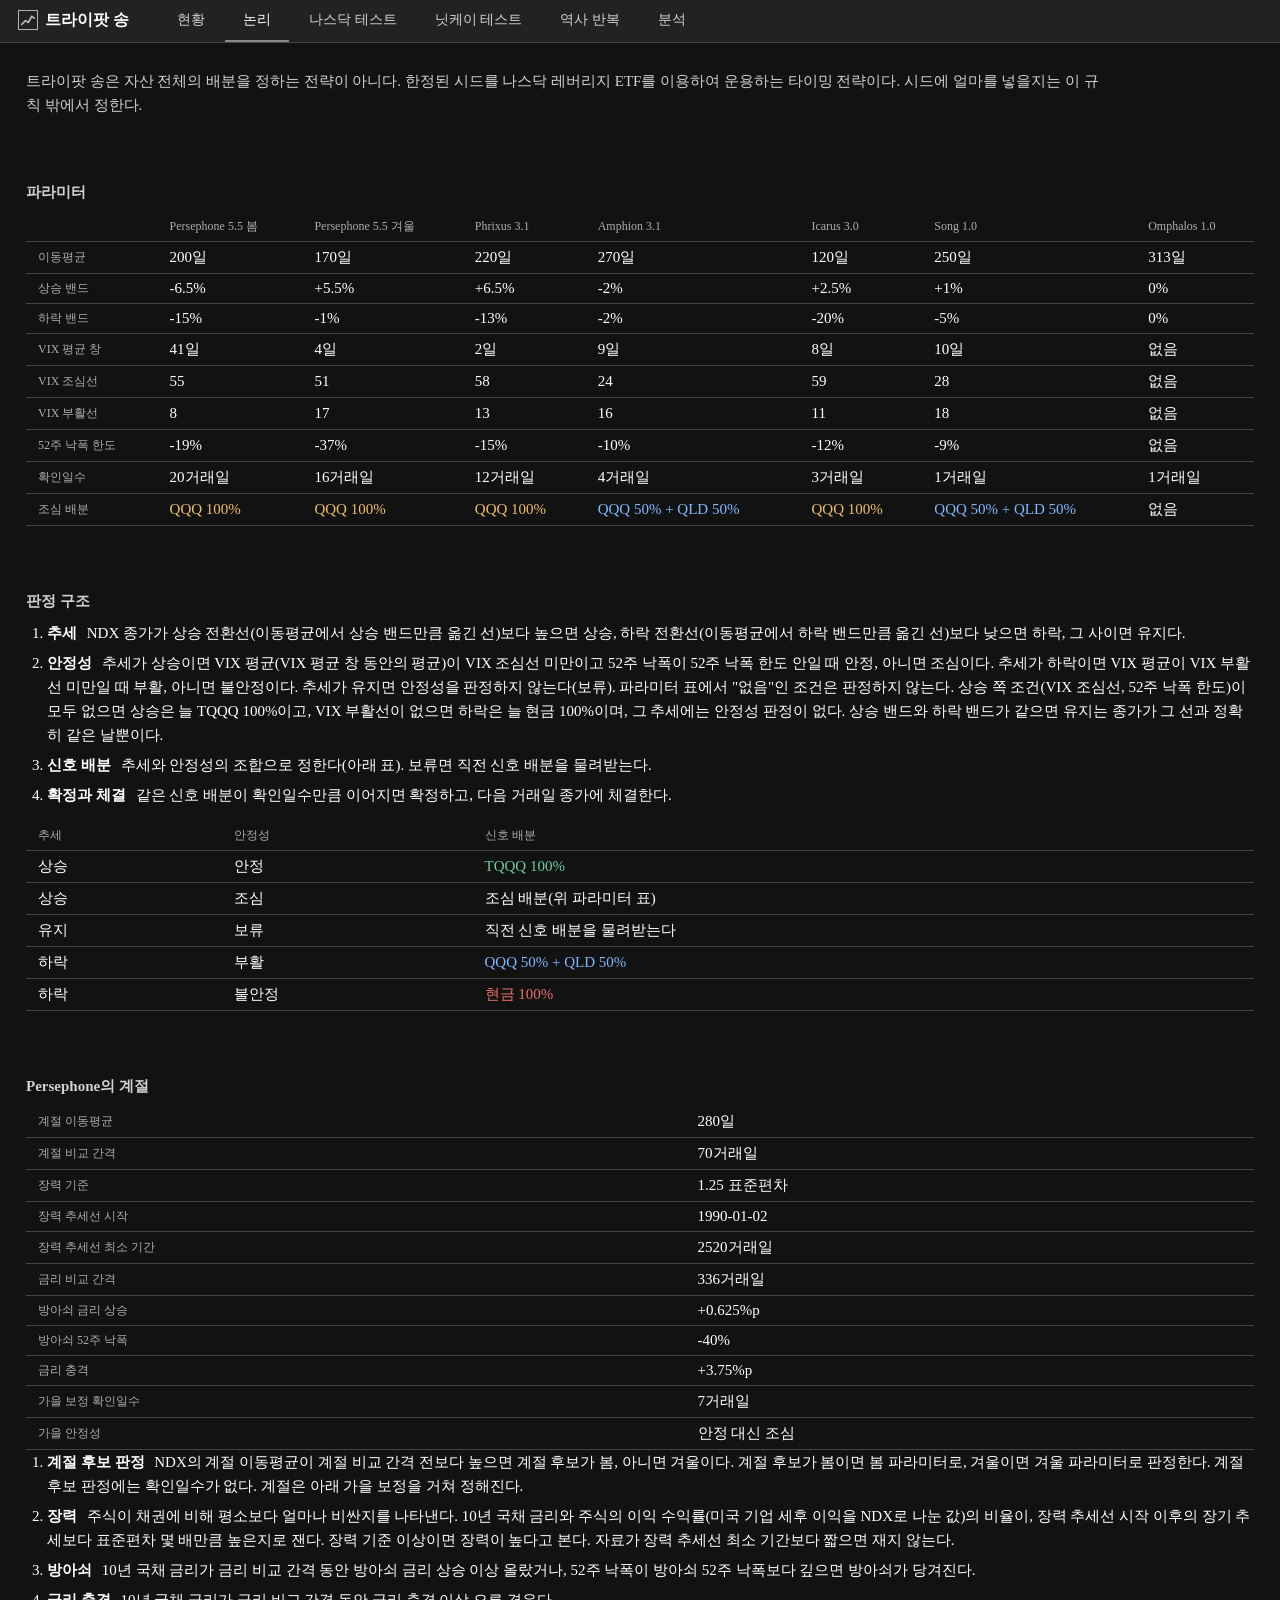
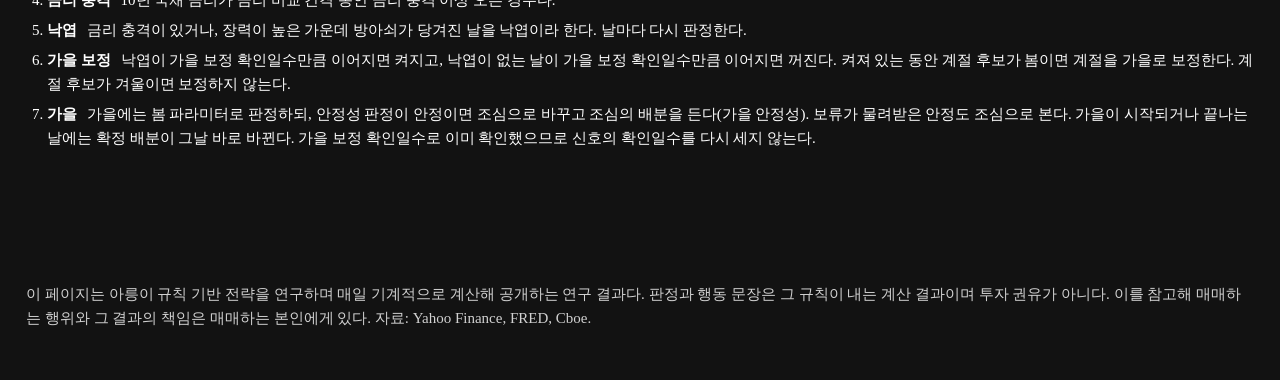
<file: logic/index.html>
<!DOCTYPE html>
<html lang="ko">
<head>
<meta charset="utf-8">
<meta name="viewport" content="width=device-width, initial-scale=1">
<meta name="color-scheme" content="dark">
<title>트라이팟 송</title>
<meta name="description" content="트라이팟 송 플레이버들의 파라미터와 판정 구조. 아릉의 연구 결과 공개이며 투자 권유가 아니다.">
<link rel="canonical" href="https://arngard.github.io/tripod-song/logic/">
<link rel="icon" type="image/svg+xml" href="../favicon.svg">
<link rel="alternate" type="application/json" href="../state.json" title="플레이버별 현재 판정 요약">
<link rel="alternate" type="text/plain" href="../llms.txt" title="AI용 안내">
<link rel="stylesheet" href="../base.css?v=c988864bf7">
<link rel="stylesheet" href="../site.css?v=d20ed69fd7">
</head>
<body data-root="../" data-build="2026-11-27T23:31:37Z">
<nav class="tabs">
  <h1 class="brand"><a href="../"><img src="../favicon.svg" alt="" width="20" height="20">트라이팟 송</a></h1>
  <a class="tab" href="../status/" data-view="tripod">현황</a>
  <a class="tab on" href="../logic/" data-view="detail" aria-current="page">논리</a>
  <a class="tab" href="../nasdaq/" data-view="comparison" data-set="nasdaq">나스닥 테스트</a>
  <a class="tab" href="../nikkei/" data-view="comparison" data-set="nikkei">닛케이 테스트</a>
  <a class="tab" href="../replay/" data-view="replay">역사 반복</a>
  <a class="tab" href="../analysis/" data-view="comparison" data-set="perf">분석</a>
</nav>
<!-- 논리 탭. 판정의 구조를 풀어 쓴다. 실험 결과나 내부 문서는 두지 않는다. 플레이버를 모두 나열하고, 다른 탭의 선택을 따르지
     않는다 (`@arngard` 2026-10-16). 공통 구조를 한 번 적고, 플레이버마다 다른 값은 표 하나에 열로 나란히 둔다. 표와 계절 구획은
     생성(tripod/prerender.py)이 그린다 (`@arngard` 2026-10-23). -->
<div class="tripod detail" data-view="detail">
  <!-- 각 구획은 파라미터를 먼저 표로 나열하고, 그 다음에 논리를 설명한다. 논리는 숫자를 다시 쓰지 않고 파라미터 이름으로 가리킨다
       (`@arngard` 2026-10-16). -->
  <!-- 탭 소개. 이 규칙이 다루는 범위를 밝힌다 (`@arngard` 2026-11-03). -->
  <p class="note intro">트라이팟 송은 자산 전체의 배분을 정하는 전략이 아니다. 한정된 시드를 나스닥 레버리지 ETF를 이용하여 운용하는 타이밍 전략이다. 시드에 얼마를 넣을지는 이 규칙 밖에서 정한다.</p>
  <section class="tpanel">
    <h2>파라미터</h2>
    <div class="dscroll"><table class="dtable" id="dParams"><thead><tr><th></th><th>Persephone 5.5 봄</th><th>Persephone 5.5 겨울</th><th>Phrixus 3.1</th><th>Amphion 3.1</th><th>Icarus 3.0</th><th>Song 1.0</th><th>Omphalos 1.0</th></tr></thead><tbody><tr><th>이동평균</th><td>200일</td><td>170일</td><td>220일</td><td>270일</td><td>120일</td><td>250일</td><td>313일</td></tr><tr><th>상승 밴드</th><td>-6.5%</td><td>+5.5%</td><td>+6.5%</td><td>-2%</td><td>+2.5%</td><td>+1%</td><td>0%</td></tr><tr><th>하락 밴드</th><td>-15%</td><td>-1%</td><td>-13%</td><td>-2%</td><td>-20%</td><td>-5%</td><td>0%</td></tr><tr><th>VIX 평균 창</th><td>41일</td><td>4일</td><td>2일</td><td>9일</td><td>8일</td><td>10일</td><td>없음</td></tr><tr><th>VIX 조심선</th><td>55</td><td>51</td><td>58</td><td>24</td><td>59</td><td>28</td><td>없음</td></tr><tr><th>VIX 부활선</th><td>8</td><td>17</td><td>13</td><td>16</td><td>11</td><td>18</td><td>없음</td></tr><tr><th>52주 낙폭 한도</th><td>-19%</td><td>-37%</td><td>-15%</td><td>-10%</td><td>-12%</td><td>-9%</td><td>없음</td></tr><tr><th>확인일수</th><td>20거래일</td><td>16거래일</td><td>12거래일</td><td>4거래일</td><td>3거래일</td><td>1거래일</td><td>1거래일</td></tr><tr><th>조심 배분</th><td><span class="a-qqq">QQQ 100%</span></td><td><span class="a-qqq">QQQ 100%</span></td><td><span class="a-qqq">QQQ 100%</span></td><td><span class="a-mix">QQQ 50% + QLD 50%</span></td><td><span class="a-qqq">QQQ 100%</span></td><td><span class="a-mix">QQQ 50% + QLD 50%</span></td><td>없음</td></tr></tbody></table></div>
  </section>
  <section class="tpanel">
    <h2>판정 구조</h2>
    <ol class="steps">
      <li><b>추세</b> NDX 종가가 상승 전환선(이동평균에서 상승 밴드만큼 옮긴 선)보다 높으면 상승, 하락 전환선(이동평균에서 하락 밴드만큼 옮긴 선)보다 낮으면 하락, 그 사이면 유지다.</li>
      <li><b>안정성</b> 추세가 상승이면 VIX 평균(VIX 평균 창 동안의 평균)이 VIX 조심선 미만이고 52주 낙폭이 52주 낙폭 한도 안일 때 안정, 아니면 조심이다. 추세가 하락이면 VIX 평균이 VIX 부활선 미만일 때 부활, 아니면 불안정이다. 추세가 유지면 안정성을 판정하지 않는다(보류). 파라미터 표에서 "없음"인 조건은 판정하지 않는다. 상승 쪽 조건(VIX 조심선, 52주 낙폭 한도)이 모두 없으면 상승은 늘 TQQQ 100%이고, VIX 부활선이 없으면 하락은 늘 현금 100%이며, 그 추세에는 안정성 판정이 없다. 상승 밴드와 하락 밴드가 같으면 유지는 종가가 그 선과 정확히 같은 날뿐이다.</li>
      <li><b>신호 배분</b> 추세와 안정성의 조합으로 정한다(아래 표). 보류면 직전 신호 배분을 물려받는다.</li>
      <li><b>확정과 체결</b> 같은 신호 배분이 확인일수만큼 이어지면 확정하고, 다음 거래일 종가에 체결한다.</li>
    </ol>
    <div class="dscroll"><table class="dtable">
      <thead><tr><th>추세</th><th>안정성</th><th>신호 배분</th></tr></thead>
      <tbody>
        <tr><td>상승</td><td>안정</td><td><span class="a-tqqq">TQQQ 100%</span></td></tr>
        <tr><td>상승</td><td>조심</td><td>조심 배분(위 파라미터 표)</td></tr>
        <tr><td>유지</td><td>보류</td><td>직전 신호 배분을 물려받는다</td></tr>
        <tr><td>하락</td><td>부활</td><td><span class="a-mix">QQQ 50% + QLD 50%</span></td></tr>
        <tr><td>하락</td><td>불안정</td><td><span class="a-cash">현금 100%</span></td></tr>
      </tbody>
    </table></div>
  </section>
  <section class="tpanel" id="dComposite"><h2>Persephone의 계절</h2><div class="dscroll"><table class="dtable"><tbody><tr><th>계절 이동평균</th><td>280일</td></tr><tr><th>계절 비교 간격</th><td>70거래일</td></tr><tr><th>장력 기준</th><td>1.25 표준편차</td></tr><tr><th>장력 추세선 시작</th><td>1990-01-02</td></tr><tr><th>장력 추세선 최소 기간</th><td>2520거래일</td></tr><tr><th>금리 비교 간격</th><td>336거래일</td></tr><tr><th>방아쇠 금리 상승</th><td>+0.625%p</td></tr><tr><th>방아쇠 52주 낙폭</th><td>-40%</td></tr><tr><th>금리 충격</th><td>+3.75%p</td></tr><tr><th>가을 보정 확인일수</th><td>7거래일</td></tr><tr><th>가을 안정성</th><td>안정 대신 조심</td></tr></tbody></table></div><ol class="steps"><li><b>계절 후보 판정</b> NDX의 계절 이동평균이 계절 비교 간격 전보다 높으면 계절 후보가 봄, 아니면 겨울이다. 계절 후보가 봄이면 봄 파라미터로, 겨울이면 겨울 파라미터로 판정한다. 계절 후보 판정에는 확인일수가 없다. 계절은 아래 가을 보정을 거쳐 정해진다.</li><li><b>장력</b> 주식이 채권에 비해 평소보다 얼마나 비싼지를 나타낸다. 10년 국채 금리와 주식의 이익 수익률(미국 기업 세후 이익을 NDX로 나눈 값)의 비율이, 장력 추세선 시작 이후의 장기 추세보다 표준편차 몇 배만큼 높은지로 잰다. 장력 기준 이상이면 장력이 높다고 본다. 자료가 장력 추세선 최소 기간보다 짧으면 재지 않는다.</li><li><b>방아쇠</b> 10년 국채 금리가 금리 비교 간격 동안 방아쇠 금리 상승 이상 올랐거나, 52주 낙폭이 방아쇠 52주 낙폭보다 깊으면 방아쇠가 당겨진다.</li><li><b>금리 충격</b> 10년 국채 금리가 금리 비교 간격 동안 금리 충격 이상 오른 경우다.</li><li><b>낙엽</b> 금리 충격이 있거나, 장력이 높은 가운데 방아쇠가 당겨진 날을 낙엽이라 한다. 날마다 다시 판정한다.</li><li><b>가을 보정</b> 낙엽이 가을 보정 확인일수만큼 이어지면 켜지고, 낙엽이 없는 날이 가을 보정 확인일수만큼 이어지면 꺼진다. 켜져 있는 동안 계절 후보가 봄이면 계절을 가을로 보정한다. 계절 후보가 겨울이면 보정하지 않는다.</li><li><b>가을</b> 가을에는 봄 파라미터로 판정하되, 안정성 판정이 안정이면 조심으로 바꾸고 조심의 배분을 든다(가을 안정성). 보류가 물려받은 안정도 조심으로 본다. 가을이 시작되거나 끝나는 날에는 확정 배분이 그날 바로 바뀐다. 가을 보정 확인일수로 이미 확인했으므로 신호의 확인일수를 다시 세지 않는다.</li></ol></section>
</div>
<footer class="tripod sitenote"><p class="note">이 페이지는 아릉이 규칙 기반 전략을 연구하며 매일 기계적으로 계산해 공개하는 연구 결과다. 판정과 행동 문장은 그 규칙이 내는 계산 결과이며 투자 권유가 아니다. 이를 참고해 매매하는 행위와 그 결과의 책임은 매매하는 본인에게 있다. 자료: Yahoo Finance, FRED, Cboe.</p></footer>

<script>addEventListener("load", function () { setTimeout(function () { ["../comparison.json?v=2026-11-27T23:31:37Z", "../comparison-nikkei.json?v=2026-11-27T23:31:37Z"].forEach(function (u) { fetch(u).catch(function () {}); }); }, 0); });</script>
</body>
</html>
</file>
<file: base.css>
/* 공유 모듈의 기본 스타일. 투자 지원 도구(밸류에이션)와 트라이팟 송 사이트가 함께 참조한다.
   색과 글자 토큰, 초기화, 입력 요소, 기간 버튼, 차트 상자와 범례, 안내문만 둔다. 한쪽 화면에만
   쓰이는 규칙은 각자의 스타일 파일에 둔다 - 여기를 고치면 두 화면이 함께 바뀐다. */

:root {
  --paper: #121212;
  --panel: #222222;
  --field: #313131;
  --entry: #080808;
  --entry-ink: #ffffff;
  --ink: #ffffff;
  --ink-soft: #d1d1d1;
  /* 이름표(라벨)의 색. 값과 크기가 아니라 이 색 하나로만 갈린다. */
  --ink-label: #adadad;
  /* 표의 행 구분선. 열 구분선(--rule-soft)보다 밝다. */
  --row-rule: #626262;
  /* 표에서 지금 자리를 밝히는 강조 배경. */
  --here: rgba(255, 255, 255, .10);   /* 7%는 너무 옅어 10%로 둔다 (`@arngard` 2026-10-14) */
  --rule: #444444;
  --rule-soft: #343434;
  --line: #8a8a8a;
  --warn: #f0bd68;
  --error: #ea8471;
  /* 글자 크기. 본문은 15px이고 부차적인 글자도 12px 밑으로 내리지 않는다
     (`@arngard` 2026-10-05, 모든 글자를 1px씩 줄임). */
  --fs-body: 15px;
  --fs-small: 13px;
  --fs-tiny: 12px;
  /* 단독으로 내는 값의 글꼴. 0과 O, 1과 l을 갈라 오독을 막는다. */
  --mono: "Source Code Pro", Consolas, monospace;
}
* { box-sizing: border-box; }
/* 표의 칸이나 필드처럼 값 하나를 단독으로 내는 자리만 고정폭으로 쓴다. 문장 속의
   숫자, 라벨, 판정 낱말, 배분 이름은 브라우저 기본 글꼴 그대로다. 화면마다 더하는 자리는
   각자의 스타일 파일이 정한다. */
.mono, .legend .v { font-family: var(--mono); }
/* display를 지정한 요소에도 hidden 속성이 듣게 한다. */
[hidden] { display: none !important; }
html { height: 100%; }
/* 머리 막대와 화면이 세로로 쌓인다. 화면이 남는 높이만 채워야 문서가 머리 막대만큼
   길어지지 않는다 - 길어지면 새로고침의 스크롤 복원이 머리 막대를 위로 밀어 가린다. */
body {
  margin: 0; min-height: 100%; display: flex; flex-direction: column;
  background: var(--paper); color: var(--ink); font-size: var(--fs-body);
}

label { font-size: var(--fs-tiny); color: var(--ink-soft); }
input[type=text], select {
  font: inherit; padding: 8px 10px; border: 1px solid var(--rule);
  background: var(--entry); border-radius: 2px; color: var(--entry-ink);
}
input[type=text]::placeholder { color: #6f7c84; }
/* 드롭다운은 브라우저 기본 모양을 지우고 오른쪽 끝에 아래쪽 화살표를 그린다 (`@arngard` 2026-10-14). 화살표가 없으면
   누를 수 있는 칸으로 보이지 않는다. 글자가 화살표에 겹치지 않게 오른쪽 여백을 넓힌다. */
select {
  appearance: none; padding-right: 34px; cursor: pointer;
  background-image: url("data:image/svg+xml,%3Csvg xmlns='http://www.w3.org/2000/svg' width='12' height='8' viewBox='0 0 12 8'%3E%3Cpath d='M1 1.5l5 5 5-5' fill='none' stroke='%23d1d1d1' stroke-width='1.6' stroke-linecap='round' stroke-linejoin='round'/%3E%3C/svg%3E");
  background-repeat: no-repeat; background-position: right 12px center; background-size: 12px 8px;
}
select:disabled { background-image: none; cursor: default; }
:focus-visible { outline: 2px solid var(--line); outline-offset: 1px; }
input[type=range] { width: 100%; accent-color: var(--line); }
input[type=checkbox] {
  appearance: none; width: 16px; height: 16px; margin: 0;
  border: 1px solid var(--rule); border-radius: 2px;
  background: var(--entry); cursor: pointer;
  display: inline-grid; place-content: center; flex: none;
  /* input은 부모 글자색을 물려받지 않는다. 명시하지 않으면 체크 표시가
     브라우저 기본색인 검정으로 찍혀 어두운 바탕에서 사라진다. */
  color: inherit;
}
input[type=checkbox]:checked { border-color: currentColor; }
/* 체크 표시는 라벨 색을 그대로 받는다. */
input[type=checkbox]:checked::before {
  content: ""; width: 10px; height: 10px; background: currentColor;
  clip-path: polygon(14% 44%, 0 65%, 50% 100%, 100% 16%, 80% 0%, 43% 62%);
}
input[type=checkbox]:disabled { cursor: default; opacity: .55; }

/* ── 차트 구획 ─────────────────────────
   상자로 감싸지 않고 위에서부터 설명 글, 기간 버튼, 차트 순서로 놓는다.
   기간 버튼은 차트 바로 위에 붙여 무엇을 움직이는지가 위치로 드러나게 한다. */
.ranges { display: flex; flex-wrap: wrap; gap: 4px; margin: 8px 0; }
.ranges button {
  font: inherit; font-size: var(--fs-tiny); padding: 5px 10px; cursor: pointer;
  border: 1px solid var(--rule); background: var(--field); border-radius: 3px; color: var(--ink-soft);
}
.ranges button:hover:not(:disabled) { color: var(--ink); }
.ranges button:disabled { opacity: .35; cursor: default; }
.ranges button.on { color: var(--ink); border-color: var(--line); }
/* 차트는 따로 좌우 여백을 두지 않고 다른 구획과 같은 폭을 쓴다 (`@arngard` 2026-10-05). */
/* 범례는 차트에 겹치지 않고 차트 바로 위 줄에 둔다(모든 폭, `@arngard` 2026-10-11). */
.chartbox { position: relative; display: flex; flex-direction: column; }
.chart { height: 380px; position: relative; }
.chart.short { height: 300px; }
.legend {
  order: -1; pointer-events: none; padding: 0 0 6px;
  display: flex; flex-wrap: wrap; gap: 4px 14px; font-size: var(--fs-tiny); color: var(--ink-soft);
}
.legend:empty { display: none; }
.legend .item { display: inline-flex; align-items: center; gap: 5px; }
.legend i { display: inline-block; width: 12px; height: 2px; border-radius: 1px; }
.legend .v { color: var(--ink); }

/* 안내문은 글자 크기를 따로 두지 않는다. 본문과는 색으로 이미 갈린다. */
.note { margin: 0; color: var(--ink-soft); }
.note.err { color: var(--error); }

/* ── 좁은 화면 (760px 미만) ─────────────────────────────────── */
@media (max-width: 759.98px) {
  .ranges button { flex: 1; padding: 8px 2px; min-width: 0; }
  .chart { height: max(240px, 45vh); }
  .chart.short { height: max(200px, 32vh); }
}
</file>
<file: site.css>
/* 트라이팟 송 사이트의 스타일. 공유 모듈의 base.css 다음에 읽는다(토큰, 입력 요소, 기간 버튼,
   차트 상자와 범례는 그쪽). 여기는 이 사이트에만 쓰는 규칙이다. */

/* 표의 칸처럼 값 하나를 단독으로 내는 자리. */
.stamp .v, .swrow .conf, .swrow .num { font-family: var(--mono); }

/* 배분이 바뀐 날의 세로선과 메인 페이지의 VIX / VIX3M 문턱선. 차트 캔버스가 z-index 2를 쓰므로 그보다 위에 얹는다. 색은 인라인으로
   배분 색을 받는다. */
.vlines { position: absolute; inset: 0; pointer-events: none; overflow: hidden; z-index: 3; }
.vlines i { position: absolute; top: 0; bottom: 30px; width: 0; border-left: 1px solid var(--ink); opacity: .75; }

/* 시장 사건의 구간 띠(회색)와 기간에 따른 추이의 90% 범위 띠(.under). 차트 캔버스(z-index 1, 2) 밑에 깔아
   격자와 선이 그 위에 그려지게 하고, 그래서 이 차트들은 캔버스 바탕을 투명하게 두고 상자가 바탕을 칠한다 (`@arngard` 2026-10-22). */
#tChartPrice, #tChartVix, [data-e="eExChart"], [data-e="eDistChart"], #rChartPrice, #rChartVix, #rGrowChart { background: var(--panel); }
.under { position: absolute; top: 0; left: 0; z-index: 0; pointer-events: none; }
.evbands { position: absolute; inset: 0; pointer-events: none; overflow: hidden; z-index: 0; }
/* 태그는 띠와 달리 선과 세로선(z-index 3)보다 위에 띄운다 (`@arngard` 2026-10-22). */
.evtags { position: absolute; inset: 0; pointer-events: none; overflow: hidden; z-index: 4; }
.evbands b { position: absolute; top: 0; bottom: 30px; background: rgba(255, 255, 255, .13);
                 border-left: 1px solid var(--rule); border-right: 1px solid var(--rule); }
.evtags span { position: absolute; transform: translateX(-50%); white-space: nowrap; font-size: 12px; color: var(--ink-soft);
                background: #313131; border: 1px solid var(--row-rule); border-radius: 10px; padding: 1px 8px; }
.evtags span:after { content: ""; position: absolute; left: 50%; bottom: -5px; margin-left: -4px;
                      border: 4px solid transparent; border-top-color: var(--row-rule); border-bottom: 0; }

/* ── 강조 배경 ─────────────────────────────── */

/* 다크 테마임을 브라우저에 알려, 모바일 브라우저의 강제 다크 모드가 색을 다시 바꾸지 않게 한다 (`@arngard` 2026-10-14). */
:root { color-scheme: dark; }

/* ── 탭 ─────────────────────────────── */

.tabs {
  display: flex; gap: 2px; background: var(--panel);
  border-bottom: 1px solid var(--rule); padding: 0 12px;
  position: sticky; top: 0; z-index: 30; flex: none;
}
.tabs .tab {
  /* 탭은 그 탭의 페이지로 가는 링크다 (`@arngard` 2026-11-03). 링크의 밑줄은 지운다. */
  font: inherit; background: none; border: none; border-bottom: 2px solid transparent; text-decoration: none;
  color: var(--ink-soft); font-size: 14px;
  padding: 11px 18px; cursor: pointer;
}
/* 페이지 제목은 탭 줄 왼쪽에 둔다. 세로 공간을 따로 쓰지 않는다 (`@arngard` 2026-10-14). */
.tabs .brand { font-size: 16px; font-weight: 600; margin: 0 28px 0 6px; flex: none; white-space: nowrap;
  display: flex; align-items: center; gap: 7px; }
/* 제목 앞 아이콘은 파비콘과 같은 그림이다 (`@arngard` 2026-10-14). */
.tabs .brand img { width: 20px; height: 20px; flex: none; }
.tabs .tab:hover { color: var(--ink); }
.tabs .tab.on { color: var(--ink); border-bottom-color: var(--line); }

/* ── 현황 ─────────────────────────────── */

.tripod { padding: 22px 26px 40px; }
/* 모든 구획이 같은 최대 폭을 지킨다. 차트도 예외가 아니다 (`@arngard` 2026-10-05). */
.tripod > * { max-width: 1330px; }
/* 머리(시각 표기)와 첫 구획 사이를 구획 사이와 같이 띄운다. 그다음이 전략 구획이다 (`@arngard` 2026-10-04, 66px는 2026-11-01). */
.tripod .th { display: flex; align-items: baseline; gap: 6px 14px; flex-wrap: wrap; margin-bottom: 66px; }

/* 전략 구획. 플레이버 드롭다운 바로 아래에 그 플레이버의 파라미터와 백테스트 지표를 둔다. */
/* 플레이버, 파라미터, 백테스트는 같은 위계의 줄 머리다. 같은 크기, 굵기, 폭으로 왼쪽 열을 이룬다. */
.tripod .strategy .pick { display: flex; flex-wrap: wrap; align-items: center; gap: 4px 24px; margin: 10px 0 12px; }
.tripod .strategy .pick label, .tripod .sdesc .head {
  font-size: inherit; color: var(--ink); font-weight: 600; flex: none; min-width: 5.5em; }
.tripod .strategy select { min-width: 23.1em; max-width: 100%; cursor: pointer; }   /* 드롭다운 폭 (`@arngard` 2026-10-12) */
/* 경고는 빨간 글씨로 드롭다운 오른쪽에 둔다. 폭이 모자라면 다음 줄로 넘어간다. */
.tripod .swarn { color: var(--error); }
.tripod .swarn[hidden] { display: none; }
.tripod .sdesc { display: flex; align-items: baseline; gap: 4px 24px; margin: 0 0 10px; }
.tripod .sdesc .items { display: flex; flex-wrap: wrap; gap: 4px 24px; min-width: 0; }
.tripod .sdesc .items > div { display: flex; align-items: baseline; gap: 8px; }
.tripod .sdesc .items > .lead { color: var(--ink-label); }
.tripod .sdesc [title] { cursor: help; text-decoration: underline dotted var(--line); text-underline-offset: 3px; }
.tripod .mark[title] { cursor: help; }   /* 분기 표의 핀, 주의 표시와 제목 뒤 배분 색 원의 툴팁 */
.tripod .sdesc dt { color: var(--ink-label); white-space: nowrap; }
.tripod .sdesc dd { margin: 0; }
.tripod h2 { font-size: 15px; margin: 0 0 10px; color: var(--ink-soft); }
/* 제목과 첫 내용 사이는 제목의 아래 여백 하나로 정한다. 첫 요소마다 위 여백이 달라 간격이 들쭉날쭉했다 (`@arngard` 2026-10-17). */
.tripod h2 + *, .tripod h3.tsub + * { margin-top: 0; }
/* 숨은 알림(#tNotes)이 제목과 첫 내용 사이에 있을 때도 같다. */
.tripod h2 + [hidden] + * { margin-top: 0; }
/* 시각 표기는 항목(생성, 직전 종가, 다음 종가) 단위로 줄을 바꾼다. 항목 하나가 화면 폭보다
   길 때만 그 안에서 바꾸되, 시각 토막(.nw)은 끊지 않는다. */
.tripod .stamp { margin: 0; color: var(--ink-soft); font-size: var(--fs-small); line-height: 1.6;
  display: flex; flex-wrap: wrap; gap: 0 22px; }
.tripod .stamp .nw { white-space: nowrap; }
/* 사용자의 행동을 요구하는 표시의 색. 콘텐츠의 코랄 빨강(현금, 하락)과 갈리도록 순수한 빨강을 쓴다. 새 종가를
   반영하지 못한 현황 탭의 생성 시각(새로고침, tripod.js markGenerated, `@arngard` 2026-10-13)과 할 일 줄의 체결 지시
   (`@arngard` 2026-10-15)가 쓴다. 깜빡임은 밝아졌다 흐려지는 한 주기가 1초다(편도 0.5초를 오가므로, `@arngard` 2026-10-25). */
:root { --act: #ff3030; }
.stamp .v.stale-time { color: var(--act); animation: stale-blink .5s ease-in-out infinite alternate; }
@keyframes stale-blink { from { opacity: 1; } to { opacity: .3; } }
/* 동작 줄이기를 켠 방문자에게는 깜빡이지 않는다. 빨간색만으로 알린다. */
@media (prefers-reduced-motion: reduce) { .stamp .v.stale-time { animation: none; } }
/* 한 줄에 다 들어가지 않으면 일부만 넘기지 않고 항목마다 한 줄로 쌓는다. 판단은
   tripod.js(layoutStamp)가 실제 줄 갈림을 재서 한다. */
.tripod .stamp.stacked .seg { flex-basis: 100%; }
/* 값이 여럿인 항목(comparison.js segList). 값 하나씩은 끊지 않고, 좁으면 값마다 줄을 바꿔 이름 뒤에 맞춘다 (`@arngard` 2026-10-22). */
.stamp .seg.multi { display: flex; min-width: 0; }
.stamp .seg.multi .v { display: flex; flex-wrap: wrap; column-gap: 1ch; min-width: 0; margin-left: 1ch; }
.stamp .seg.multi .k { flex: none; }
.stamp .seg.multi .p { white-space: nowrap; }
.tripod .note { color: var(--ink-soft); margin: 4px 0 10px; line-height: 1.6; }

/* 오류는 팝업이 아니라 이 자리에 남는다. */
.problems {
  border: 1px solid var(--error); border-left-width: 3px; border-radius: 3px;
  background: rgba(234, 132, 113, .08); padding: 12px 14px; margin: 16px 0;
}
.problems h2 { color: var(--error); }
.problems ul { margin: 0; padding-left: 18px; }
.problems li { margin: 3px 0; font-size: 14px; }

/* 현재 상태. 확정, 신호, 행동 세 묶음을 행으로 쌓는다. 모양은 분기 표와 같다 - 상자 없이
   위에 머리 줄과 같은 선, 행 사이에 밝은 선, 첫 열(묶음 이름)과 내용 사이에 세로선이다.
   묶음마다 항목 수가 달라 같은 크기의 칸을 격자로 늘어놓지 않는다. */
.now { margin: 16px 0 24px; border-top: 1px solid var(--rule); }
.now.stale { opacity: .45; }
.now .grp { display: flex; border-bottom: 1px solid var(--row-rule); }
/* 글자 크기는 하나다. 묶음 이름은 제목이라 굵기로, 라벨은 색으로만 구분한다. */
.now h3 { margin: 0; flex: none; width: 4em; padding: 10px; font-size: inherit; border-right: 1px solid var(--rule-soft); }
.now .grp > dl { flex: 1; min-width: 0; padding: 10px; }
.now dl { display: flex; flex-wrap: wrap; gap: 6px 28px; margin: 0; }
.now dl > div { display: flex; align-items: baseline; gap: 8px; }
.now dt { color: var(--ink-label); }
.now dd { margin: 0; }
/* 행동은 문장들을 한 줄에 잇는다 (`@arngard` 2026-10-18). 매매해야 하는 문장만 행동 색이다.
   문장 안의 배분 이름은 배분 색이다 (`@arngard` 2026-10-18). */
.now dd .act { color: var(--act); }

/* 구획 사이를 넉넉히 띄운다 (`@arngard` 2026-10-04). */
.tpanel { margin: 0 0 66px; }
.tripod table { width: 100%; border-collapse: collapse; }
.tripod th {
  text-align: left; color: var(--ink-soft); font-size: var(--fs-tiny);
  border-bottom: 1px solid var(--rule); padding: 7px 9px;
}
.tripod td { padding: 6px 9px; border-bottom: 1px solid var(--rule-soft); }
.tripod .num { text-align: right; }
.tripod .warn { color: var(--error); }

.tripod .tree { margin: 6px 0 14px; }
/* 다음 종가 신호 구획의 표 이름표. 결합 플레이버는 분기 표(안정성 후보)와 계절 보정 표(계절의 트리)를 차례로 둔다
   (tree.render_autumn, `@arngard` 2026-10-16, 꼴은 2026-10-17, 한 구획은 2026-10-27). 두 표는 같은 꼴이다. */
.tripod .tree h3.tsub, .tripod.main h3.tsub { margin: 22px 0 6px; font-size: inherit; }
.tripod .tree h3.tsub:first-child { margin-top: 0; }
/* 글자 크기는 본문 하나다. 표 머리만 라벨이라 작게 둔다. */
.tree-table { width: 100%; border-collapse: collapse; }
/* 다음 종가 표들은 한 표 안의 열 너비를 고르게 둔다 (`@arngard` 2026-10-19). 너비를 내용 길이에 맡기면 표마다 열이 들쭉날쭉하고,
   좁은 폭에서는 짧은 열이 두세 글자 폭으로 눌린다. */
.tree-table { table-layout: fixed; }
/* 머리 줄의 아랫선은 칸이 아니라 행에 긋는다. 선을 합치는 표에서는 겹친 선 중 칸의 선이
   행의 선보다 앞서고, 칸끼리는 위쪽 칸이 앞선다. 칸에 그으면 첫 행이 강조될 때 그 강조
   윗선이 머리 칸의 회색 선에 가려 현재 상태의 확정 행과 모양이 달라진다. */
.tree-table thead tr { border-bottom: 1px solid var(--rule); }
.tree-table th { text-align: left; color: var(--ink-soft); font-size: var(--fs-tiny); padding: 7px 10px; }
/* 가로 방향이 판정의 흐름이고 행끼리는 서로 다른 갈래라, 행을 가르는 가로줄을 세로줄보다 밝게 둔다. */
.tree-table td { vertical-align: top; padding: 10px 10px; border-bottom: 1px solid var(--row-rule); border-left: 1px solid var(--rule-soft); }
.tree-table td:first-child { border-left: none; }
.tree-table .sub { color: var(--ink-soft); margin-top: 3px; line-height: 1.5; }
.tree-table .state { color: var(--ink); margin-top: 3px; }
/* 강조한 칸의 판정이 이어진 거래일 수(tree.run_tag, `@arngard` 2026-10-27). 판정 낱말의 색을 따르지 않는다. */
.tree-table .state .run { color: var(--ink-soft); }
/* 약식 칸. 신호 경로와 확정 경로가 아닌 칸은 조건 한 줄과 판정 낱말, 배분 이름만 적는다 (tree.py _rows,
   `@arngard` 2026-10-15). 조건 글자를 흐리게 두어 경로의 칸과 갈린다. 판정 낱말과 배분 이름의 색은 그대로다. */
.tree-table td.brief { padding-top: 6px; padding-bottom: 6px; }
.tree-table td.brief:not(.alloc) > b { font-weight: normal; color: var(--ink-soft); }
.tree-table .trend { vertical-align: middle; }
/* 직전 종가 자리는 배경에 더해 칸의 위아래 선을 굵게 긋는다. 색을 내지 않는 환경(흑백 인쇄,
   고대비 모드)에서도 알아보게 하기 위해서다 (`@arngard` 2026-10-05). 선을 합치는 표라 굵은 선이
   행 구분선을 덮는다. 두 행에 걸친 추세 칸과 잎 칸이 각자 위아래에 선을 갖는다. */
.tree-table td.here {
  background: var(--here);
  border-top: 3px solid var(--ink-soft); border-bottom: 3px solid var(--ink-soft);
}
/* 선이 직전 종가에서 3% 안인 열의 선택된 칸. 선택이 다음 종가에 바뀔 수 있어 배경을 천천히 깜빡인다
   (tree.py UNSTEADY, `@arngard` 2026-10-15). 동작 줄이기를 켠 방문자에게는 깜빡이지 않고, 칸 안 문장이 알린다. */
.tree-table td.here.unsteady { animation: here-blink .5s ease-in-out infinite alternate; }
@keyframes here-blink { from { background: var(--here); } to { background: transparent; } }
@media (prefers-reduced-motion: reduce) { .tree-table td.here.unsteady { animation: none; } }
/* 트라이팟의 의미 색. 긍정에서 부정으로 가는 방향은 하나다 (`@arngard` 2026-10-05, 2026-10-15).
   판정 3색(--j-*)은 파랑 긍정, 노랑 중립, 빨강 부정이다. 판정 낱말(추세, 안정성)과 차트의 판정선이 쓴다. 상승, 봄, 낙엽 없음은 안정과 같은 녹색이다 (`@arngard` 2026-11-01).
   배분 4색(--a-*)은 TQQQ 녹색, 혼합(1.5배) 파랑, QQQ(1배) 노랑, 현금 빨강이다. 배분 이름, 차트의 배분 변경
   세로선, 전환 화살표, 드롭다운의 색 원이 쓰고, 메인 페이지의 VIX / VIX3M 문턱선이 QQQ 노랑, 혼합 파랑, TQQQ 녹색을 빌려 쓴다. 차트는 문서 최상위에서 색을 읽으므로 :root에 둔다.
   UI 장식색(--line 등)과 섞지 않는다 - 섞으면 장식색을 바꿀 때 판정선의 뜻이 함께 바뀐다. */
:root {
  --j-pos: #7fb8ff; --j-neu: #f0bd68; --j-neg: #e8736a;
  --a-tqqq: #6fcf97; --a-mix: var(--j-pos); --a-qqq: var(--j-neu); --a-cash: var(--j-neg);
}
.tripod .a-cash { color: var(--a-cash); }
.tripod .a-qqq { color: var(--a-qqq); }
.tripod .a-mix { color: var(--a-mix); }
.tripod .a-tqqq { color: var(--a-tqqq); }
/* 판정 낱말의 색. 상승, 봄, 낙엽 없음 녹색(`@arngard` 2026-11-01), 유지와 보류 순백색, 하락과 불안정 빨강. 판정 값으로 내는
   자리(상태 구획, 분기 표, 변경 내역)에만 쓴다. 배분의 색과 같은 세 색이다. */
/* 칸의 기본 글자색(.swrow .stab, .tree-table .state)보다 앞서야 하므로 선택자를 좁힌다. */
.tripod :is(dd, .state, .stab, .stance).j-rise { color: var(--a-tqqq); }
/* 안정성 낱말은 낱말마다 고정 색이다 (`@arngard` 2026-10-16). 안정 녹색, 조심 노랑, 부활 파랑, 불안정 빨강, 보류 순백색(아래 j-defer).
   배분의 색을 따르면 가을 보정이 바꾼 배분이나 플레이버마다 다른 조심 배분이 낱말의 색을 흔든다. 칸의 기본 글자색보다 앞서도록 선택자를 좁힌다. */
.tripod :is(dd, .state, .stab, span).s-stable { color: var(--a-tqqq); }
.tripod :is(dd, .state, .stab, span).s-caution { color: var(--j-neu); }
.tripod :is(dd, .state, .stab, span).s-revival { color: var(--j-pos); }
.tripod :is(dd, .state, .stab, span).s-unstable { color: var(--j-neg); }
/* 추세 유지는 고유 배분이 없는 분기라 색을 주지 않고 순백색으로 둔다 (`@arngard` 2026-10-15). */
.tripod :is(dd, .state, .stab).j-hold { color: #ffffff; }
/* 안정성 보류는 판정이 아니라 미룬 표시라 색을 주지 않는다 (`@arngard` 2026-10-15). */
.tripod :is(dd, .state, .stab).j-defer { color: #ffffff; }   /* 순백색으로 못 박는다. 본문 글자색을 따르지 않는다 */
.tripod :is(dd, .state, .stab, .stance).j-fall { color: var(--j-neg); }
/* 계절 가을은 판정 3색의 노랑이다 (`@arngard` 2026-10-16). */
.tripod :is(dd, .state, .stance).j-autumn { color: var(--j-neu); }
.swlist .arrow { color: var(--ink-soft); margin: 0 6px; }
.tripod .vixnote { margin-top: 18px; }


/* 배분이 바뀐 지점. 표가 아니라 전환 하나가 한 덩어리인 줄 목록이다. 넓으면
   덩어리 안의 칸이 같은 열 폭으로 가로로 늘어서 표의 가로줄처럼 읽히고, 좁으면
   칸이 접혀 한 덩어리가 여러 줄이 되며 칸마다 이름이 붙는다. 경계는 화면이 아니라
   목록 자신의 폭으로 잡는다. */
.swlist { container-type: inline-size; font-size: 14px; }
.swhead, .swrow {
  display: grid; column-gap: 14px; align-items: baseline;
  grid-template-columns: 6.8em 18em 3.6em minmax(10em, 1fr);
  padding: 7px 4px; border-bottom: 1px solid var(--rule-soft);
}
/* 열 폭이 em이라 머리 줄 컨테이너의 글자 크기는 내용 줄과 같게 둔다. 작은 글자는 칸에만 준다.
   컨테이너 글자를 줄이면 같은 em이 더 좁아져 머리와 내용의 열이 어긋난다. */
/* 계절 열은 결합 플레이버(Persephone)일 때만 있다. */
.swlist .swhead .stance { display: none; }
.swlist.has-stance .swhead .stance { display: inline; }
.swlist.has-stance .swhead, .swlist.has-stance .swrow {
  grid-template-columns: 6.8em 18em 5.6em 3.6em minmax(10em, 1fr);
}
.swhead { color: var(--ink-soft); border-bottom-color: var(--rule); }
.swhead > span { font-size: var(--fs-tiny); }
.swrow .conf, .swrow .to, .swrow .num { white-space: nowrap; }
.swlist .num { text-align: right; }
.swrow .stab, .swrow .why { color: var(--ink-soft); }
@container (max-width: 759.98px) {
  .swhead { display: none; }
  /* 접힌 덩어리는 격자가 아니라 흐름 배치다. 격자면 열 폭이 위아래 줄의 가장 긴 칸(날짜)을
     따라가 짧은 수치 뒤에 빈칸이 생기고, 줄바꿈 금지 칸이 모이면 좁은 화면 폭을 넘긴다.
     칸은 자기 폭만 차지하고 자리가 모자라면 다음 줄로 넘어간다. 줄 순서는 order가 정한다. */
  .swrow { display: flex; flex-wrap: wrap; gap: 4px 18px; padding: 10px 2px; }
  .swrow .conf { order: 1; }
  .swrow .to { order: 2; flex-basis: 100%; font-size: 15px; white-space: normal; }
  .swrow .to > span { white-space: nowrap; }
  .swrow .stance, .swrow .stab { order: 3; }
  .swrow .why { order: 6; flex-basis: 100%; font-size: var(--fs-small); line-height: 1.5; }
  .swlist .num { text-align: left; }
  .swrow .c[data-k]::before {
    content: attr(data-k); font-size: var(--fs-tiny);
    color: var(--ink-soft); margin-right: 6px;
  }
}

/* ── 트라이팟 플레이버 비교 ─────────────────────────────────────────────── */
/* 계열 색. 오르내림의 뜻은 없고 계열끼리의 상대 비교가 목적이다. 플레이버는 유채색을 하나씩 쓰고, 플레이버가 아닌 비교 대상(QQQ 보유,
   TQQQ 보유, 단순 추세 규칙)은 회색조를 쓴다. QQQ는 기준선이라 회색조 가운데 가장 밝은 흰색 실선이고, TQQQ는 어두운 회색 점선이며
   (`@arngard` 2026-10-10, 2026-10-11), 단순 추세 규칙(--e-sma)은 그 사이 밝기의 회색이다(분석 탭 과적합 시험 표의 기준선 행,
   `@arngard` 2026-11-11). 차트가 문서 최상위에서 색을 읽으므로 :root에 둔다. */
:root { --e-phrixus: #5b9cf0; --e-icarus: #e5574f; --e-amphion: #e3b341; --e-song: #4cb782; --e-persephone: #b48cf2;
        --e-omphalos: #5fc9c9; --e-qqq: #f2f2f2; --e-tqqq: #8f8f8f; --e-sma: #c4c4c4; --e-base: #e040e0; }
.comparison { padding: 22px 26px 40px; }
.comparison > *, .comparison .cset > *, .comparison .ebody > * { max-width: 1330px; }
/* 탭 소개와 첫 섹션 사이도 섹션 사이와 같은 66px다. .note 규칙(10px)보다 구체적으로 써야 덮이지 않는다. 10px이면 소개와 첫 섹션이 붙어 보인다. */
.comparison .note.intro { margin-bottom: 66px; }
.comparison .intro p { margin: 0 0 6px; }
.comparison .cset .stamp { margin: 0 0 10px; color: var(--ink-soft); font-size: var(--fs-small); line-height: 1.6;
  display: flex; flex-wrap: wrap; gap: 0 22px; }
.comparison h2 { font-size: 15px; margin: 0 0 10px; color: var(--ink-soft); }
/* 현황 탭과 같이 제목과 첫 내용 사이를 제목의 아래 여백 하나로 정한다 (`@arngard` 2026-10-17). */
.comparison h2 + *, .comparison h2 + [hidden] + * { margin-top: 0; }
:is(.comparison, .replay) .note { color: var(--ink-soft); margin: 4px 0 10px; line-height: 1.6; max-width: 72em; }
.comparison .note.small { font-size: var(--fs-small); }
/* 섹션 안의 필수 설명 (`@arngard` 2026-10-13). lead는 차트나 표 바로 위에 붙인다. lead.after는 차트 묶음 뒤에 오는
   표의 필수 설명이라 위를 띄워 차트와 갈라 놓는다. 부연은 표 아래에 두고, 탭 전체에 걸치는 것만 '가정과 한계'로 내린다. */
:is(.comparison, .replay) .note.lead { margin-bottom: 4px; }
:is(.comparison, .replay) .note.lead.after { margin-top: 22px; }
:is(.comparison, .replay, .main) .pickrow { display: flex; flex-wrap: wrap; align-items: center; gap: 4px 12px; }
:is(.comparison, .replay, .main) .pickrow .lbl { color: var(--ink-label); font-size: var(--fs-small); min-width: 6.5em; }
:is(.comparison, .replay) .chart.tall { height: 460px; }
/* 범례 항목은 눌러서 계열을 켜고 끈다. 상자 자체는 차트 조작을 막지 않게 두고 항목만 받는다. */
:is(.comparison, .replay) .legend.toggles .item { pointer-events: auto; cursor: pointer; user-select: none; border-radius: 2px; padding: 0 2px; }
:is(.comparison, .replay) .legend.toggles .item:focus-visible { outline: 1px solid var(--line); }
:is(.comparison, .replay) .legend.toggles .item.off { opacity: .35; }
:is(.comparison, .replay) .legend.toggles .item.fixed { cursor: default; }
/* 90% 범위 견본은 선이 아니라 칠한 상자다. 색은 고른 계열을 따라 comparison.js가 준다. */
.comparison .legend i.fill { width: 14px; height: 9px; border-radius: 2px; }
/* 진입일 탐색 범례의 값은 자료를 받아 평가금을 계산한 뒤에 정해진다. 그 전의 대시와 뒤의 배수(0.00배)가 같은 폭을 차지하게 해,
   값이 들어와도 범례 줄이 다시 접히지 않게 한다 (`@arngard` 2026-10-23). */
:is(.comparison [data-e="eExLegend"], #rGrowLegend) .v { display: inline-block; min-width: calc(4ch + 1em); }
/* 시간 창 띠와 진입일 막대. 띠는 차트와 같은 좌우 여백을 써서 날짜 위치가 대략 맞게 한다. */
/* 높이는 띠를 그리기 전부터 잡아 둔다. 자료가 늦게 와도 아래 구획이 밀리지 않게 한다 (`@arngard` 2026-10-23). 띠의 SVG도 70픽셀이다. */
.strip { position: relative; width: 100%; height: 70px; cursor: pointer; touch-action: none; margin-top: 6px; }
/* 시간 창과 차트를 끌 때 연도 글자나 범례가 블록 선택되지 않게 한다 (`@arngard` 2026-10-22). */
.strip, .chart { -webkit-user-select: none; user-select: none; }
/* 자료를 받기 전이나 받지 못했을 때 차트 자리에 두는 자리 표시 (`@arngard` 2026-10-23). 문구는 data-msg에 둔다. */
.chart.unavailable::after { content: attr(data-msg); position: absolute; inset: 0; z-index: 5; display: flex; align-items: center;
  justify-content: center; color: var(--ink-label); font-size: var(--fs-small); pointer-events: none; }
.strip svg { display: block; width: 100%; height: auto; }
.strip text { font-family: var(--mono); font-size: 12px; fill: var(--ink-label); }
:is(.comparison, .main) .controls { display: flex; flex-direction: column; gap: 2px; margin: 4px 0 8px; }
:is(.comparison, .replay, .main) .controls .ranges { margin: 4px 0; }
:is(.comparison, .replay) .emeta { display: flex; flex-wrap: wrap; gap: 6px 28px; margin: 4px 0 10px; }
:is(.comparison, .replay) .emeta > div.row { flex-basis: 100%; }
/* 진입 배분은 플레이버마다 한 줄, 이름과 배분을 두 열로 맞춘다. */
:is(.comparison, .replay) .emeta dd.alloc { display: grid; grid-template-columns: max-content max-content; gap: 2px 12px; font-family: inherit; }
:is(.comparison, .replay) .emeta dd.alloc .k { color: var(--ink-soft); }
:is(.comparison, .replay) .emeta dd .v { font-family: var(--mono); color: var(--ink); }
:is(.comparison, .replay) .emeta > div { display: flex; align-items: baseline; gap: 8px; }
:is(.comparison, .replay) .emeta > div.row { align-items: start; }
:is(.comparison, .replay) .emeta dt { color: var(--ink-label); white-space: nowrap; }
:is(.comparison, .replay) .emeta dd { margin: 0; font-family: var(--mono); }
:is(.comparison, .replay) .wide { overflow-x: auto; margin: 8px 0 6px; }
/* 진입일 탐색 표는 자료를 받아 평가금을 계산한 뒤에야 칸이 차서, 그 전의 대시 틀보다 넓어진다. 그 사이 폭의 화면에서는 표가 그때
   넘쳐 가로 스크롤 막대가 생기며 아래가 밀린다. 막대 자리를 늘 두고 바탕을 투명하게 해, 넘치지 않을 때는 빈 여백으로 보이게 한다
   (`@arngard` 2026-10-23). 막대가 내용 위에 겹쳐 뜨는 환경(모바일 등)에서는 자리를 차지하지 않는다. */
:is(.comparison [data-e="eExTable"], #rGrowTable) { overflow-x: scroll; scrollbar-color: var(--line) transparent; }
:is(.comparison, .replay) table { width: 100%; border-collapse: collapse; min-width: 640px; }
:is(.comparison, .replay) th { text-align: left; color: var(--ink-soft); font-size: var(--fs-tiny); border-bottom: 1px solid var(--rule); padding: 7px 9px; }
:is(.comparison, .replay) td { padding: 6px 9px; border-bottom: 1px solid var(--rule-soft); vertical-align: top; }
/* 첫 열(경과, 계열 이름)은 접지 않는다. 표는 좁은 화면에서 가로로 스크롤된다(.wide). */
:is(.comparison, .replay) td:first-child, :is(.comparison, .replay) th:first-child { white-space: nowrap; }
:is(.comparison, .replay) .num { text-align: right; font-family: var(--mono); white-space: nowrap; }
:is(.comparison, .replay) th.num { font-family: inherit; }
.comparison td .sub { color: var(--ink-soft); font-size: var(--fs-tiny); }
:is(.comparison, .replay) td.best { background: var(--here); }
/* 고른 보기의 값 열 머리. 글자 밝기로만 가른다. */
:is(.comparison, .replay) td .why { color: var(--ink-soft); font-family: inherit; font-size: var(--fs-tiny); }
/* 분석 탭 장세별 지표의 표는 색 아이콘 열만 왼쪽에 붙여 둔다. 계열 이름은 다른 칸과 함께 스크롤된다. 좁은 화면에서
   가로로 스크롤해도 어느 행이 어느 계열인지 색으로 보이게 하려는 것이다 (`@arngard` 2026-10-14). */
.comparison .metrics .ki { position: sticky; left: 0; z-index: 1; background: var(--paper); width: 1px; padding: 6px 6px 6px 2px; }
.comparison .metrics .ki .key { margin-right: 0; }
.comparison .metrics .name { white-space: nowrap; padding-left: 3px; }
/* 과적합 시험 표에서 값 아래 줄의 기준 대비 차이. 값 열이 다섯이라 한 칸을 두 줄로 써서 표를 본문 폭 안에 담는다 (`@arngard` 2026-11-01).
   열 이름도 지수와 기간 두 줄로 나눠 표가 불필요하게 넓어지지 않게 한다. 값의 차이는 좋고 나쁨의 뜻이라 계열 색,
   판정 색, 배분 색과 따로 --up, --down을 쓰고, 절댓값 1%p 미만의 차이는 앞서고 뒤졌다고 읽지 않도록 --near로 칠한다 (`@arngard` 2026-11-01). 한 줄짜리 머리글이 뜨지 않도록 머리글 행은 아래에 맞춘다. */
.comparison .overfit { --up: #6fcf97; --down: #e8736a; --near: #e8c34f; }
/* 기준 단추는 필수 설명이 아니라 아래 표를 조작한다. 표에 대한 설명(.note.lead.after)과 같이 위를 22px 띄우고 표에 8px로 붙인다
   (`@arngard` 2026-10-30). */
.comparison .controls.tablepick { margin: 22px 0 0; }
.comparison .controls.tablepick .ranges { margin: 0; }
.comparison .overfit th { vertical-align: bottom; }
.comparison .overfit .head { display: inline-block; }
/* 탐색 구간 행은 고를 때 본 기간의 값이라 미지 구간 행보다 낮춘다. 글자 밝기 하나로만 가른다 (`@arngard` 2026-11-01). */
.comparison .overfit tr.searched td { color: var(--ink-soft); }
/* 탐색 구간 행의 아랫줄은 어느 기준에서도 비어 높이가 변하지 않으므로 자리를 남기지 않고 한 줄로 둔다 (`@arngard` 2026-11-01). */
.comparison .overfit tr.searched .diff { display: none; }
.comparison .overfit .diff { display: block; font-family: var(--mono);
  font-size: var(--fs-small); color: var(--ink-label); }
.comparison .overfit .diff .up { color: var(--up); }
.comparison .overfit .diff .down { color: var(--down); }
.comparison .overfit .diff .near { color: var(--near); }
:is(.comparison, .replay) .key { display: inline-block; width: 12px; height: 2px; vertical-align: middle; margin-right: 7px; }
/* 분석 탭의 장세 기대에 따른 선택 구획들. 표는 열이 적어 내용 폭으로 둔다. 세로선이 있는 구간과 범례의 1등 값은 밝게 표시한다.
   그래프는 가로로 끌어 세로선을 옮기고, 세로 스크롤은 페이지에 남긴다(touch-action: pan-y).
   그래프 높이는 폭에 비례한다(가로:세로 4:3). 좁은 화면에서는 최소 높이로 선 사이를 띄운다 (`@arngard` 2026-10-14). */
.comparison table.narrow { width: auto; min-width: 0; }
.comparison table.narrow td { white-space: nowrap; }
.comparison tr.here td { background: var(--here); }
.comparison .legend .item.best .v { background: var(--here); padding: 0 3px; border-radius: 2px; }
/* 그래프 묶음의 최대 폭은 본문 줄글(.note)의 최대 폭과 같다 (`@arngard` 2026-10-14). */
.comparison .choicebox { max-width: 72em; }
.comparison .choicechart { aspect-ratio: 4 / 3; min-height: 380px; max-width: 100%; position: relative; cursor: ew-resize; touch-action: pan-y; user-select: none; }
.comparison .choicechart svg { display: block; position: absolute; inset: 0; }
.comparison .choicechart:focus-visible { outline: 1px solid var(--line); }
.comparison .choicechart text { font-size: 12px; }
.comparison .choicechart text.ax { font-family: var(--mono); }
:is(.comparison, .replay) .assume { padding-left: 18px; }
:is(.comparison, .replay) .assume li { margin: 2px 0; }
.comparison .problems h2 { color: var(--error); }

/* ── 좁은 화면 (760px 미만) ─────────────────────────────────── */
@media (max-width: 759.98px) {
  /* 탭이 여섯이라 좁은 화면에서는 글자를 꺾지 않고 탭 줄을 가로로 스크롤한다. */
  .tabs { overflow-x: auto; scrollbar-width: none; }
  .tabs .brand { margin: 0 8px 0 12px; font-size: 15px; }
  .tabs { padding: 0; }
  .tabs .tab { flex: none; padding: 12px 10px; white-space: nowrap; }

  .tripod { padding: 14px 12px 32px; }
  .comparison { padding: 14px 12px 32px; }
  :is(.comparison, .replay) .chart.tall { height: max(260px, 50vh); }
  /* 테스트 탭의 조작 줄은 버튼 글자(날짜, "QQQ 대비")가 길어 한 줄에 다 넣으면 버튼 안에서 끊긴다.
     버튼 묶음을 이름표 아래 한 줄 전체로 내리고, 글자는 끊지 않고 넘치는 버튼을 다음 줄로 보낸다. */
  :is(.comparison, .replay, .main) .pickrow .ranges { flex: 1 1 100%; margin-top: 2px; }
  :is(.comparison, .replay, .main) .pickrow .ranges button { flex: 1 0 auto; padding: 8px 6px; white-space: nowrap; }

  .now .grp { flex-direction: column; }
  .now h3 { width: auto; border-right: none; padding: 8px 6px 0; }
  .now .grp > dl { padding: 6px 6px 10px; }
  .now dl { gap: 4px 20px; }
  .tree-table td, .tree-table th { padding: 8px 6px; }
}

/* 논리 탭 (`@arngard` 2026-10-16). 표는 좁은 화면에서 안쪽에서만 가로로 밀린다. */
.tripod.detail .steps { margin: 0 0 14px; padding-left: 1.4em; display: grid; gap: 6px; line-height: 1.6; }
.tripod.detail .steps b { margin-right: 6px; }
/* 논리 탭 소개는 분석 탭 소개와 같은 자리에 둔다. 위는 다른 탭처럼 탭 줄에 붙이고, 아래 첫 섹션과는 섹션 사이와 같은 66px다. */
.tripod.detail .note.intro { margin: 4px 0 66px; max-width: 72em; }
.tripod.detail .dscroll { overflow-x: auto; max-width: 100%; }
.tripod.detail .dtable { width: auto; min-width: 100%; border-collapse: collapse; font-variant-numeric: tabular-nums; }
.tripod.detail .dtable th, .tripod.detail .dtable td { padding: 6px 12px; border-bottom: 1px solid var(--rule); text-align: left; white-space: nowrap; }
.tripod.detail .dtable thead th, .tripod.detail .dtable tbody th { color: var(--ink-label); font-weight: normal; }

/* ── 역사 반복 탭 ─────────────────────────── */
.replay #rChartPrice.chart.tall { height: 420px; }
/* 결과 차트는 끌기와 가로 스크롤로 원천 기준일을 옮긴다. 세로로 쓸면 페이지가 넘어가게 둔다. */
.replay #rChartPrice, .replay #rChartVix { cursor: grab; touch-action: pan-y; }
/* 접합일. 실제 구간과 반복 구간을 세로 점선 하나로만 가르고 바탕은 칠하지 않는다. 색은 화면이 직전 종가의 확정 배분으로 준다. */
.rsim { position: absolute; inset: 0; pointer-events: none; overflow: hidden; z-index: 3; }
.rsim b { position: absolute; top: 0; bottom: 30px; border-left: 2px dashed var(--ink-soft); }

/* ---- 메인 페이지 (명세 tripod-main-page.md) ----
   신호등은 플레이버마다 현황과 같은 배분 색 원 이모지와 버전을 뺀 플레이버 이름을 잇고, 플레이버를 가로로 늘어놓는다
   (`@arngard` 2026-11-27). 폭이 모자라면 다음 줄로 넘긴다. 이름은 현황으로 가는 링크지만 밑줄 없이 본문 글자로 둔다 (`@arngard` 2026-11-24). */
.main .lights { list-style: none; margin: 0; padding: 0; display: flex; flex-wrap: wrap; gap: 8px 24px; }
.main .lights li { margin: 0; white-space: nowrap; }
.main .lights a { color: inherit; text-decoration: none; }
/* 저가 판단은 지표마다 작은 제목(현황과 같은 h3.tsub), 한 줄 설명, 조작 줄, 차트다. 다른 탭의 규칙을 함께 쓴다. */
#mChartRatio, #mChartHy { background: var(--panel); }
/* 구매에 유리했던 구간의 띠. 색은 화면이 판정 긍정색(--j-pos, 파랑)을 넣고, 격자와 선이 비치게 옅게 둔다. 겹치면 더 짙어진다. */
.goodbands b { opacity: .2; border: 0; }
/* 탭 줄 왼쪽의 아이콘과 제목은 메인 페이지로 가는 링크다. 모양은 제목 그대로 두고, 메인에 있을 때는 선택된 탭과 같은 밑줄을 긋는다
   (`@arngard` 2026-11-24). 밑줄이 탭의 밑줄과 같은 높이에 오도록 링크가 탭 줄의 높이를 다 차지한다. */
.tabs .brand { align-self: stretch; }
.tabs .brand a { color: inherit; text-decoration: none; display: flex; align-items: center; gap: inherit; height: 100%; box-sizing: border-box;
                 border-bottom: 2px solid transparent; }
.tabs .brand a[aria-current="page"] { border-bottom-color: var(--line); }
</file>
